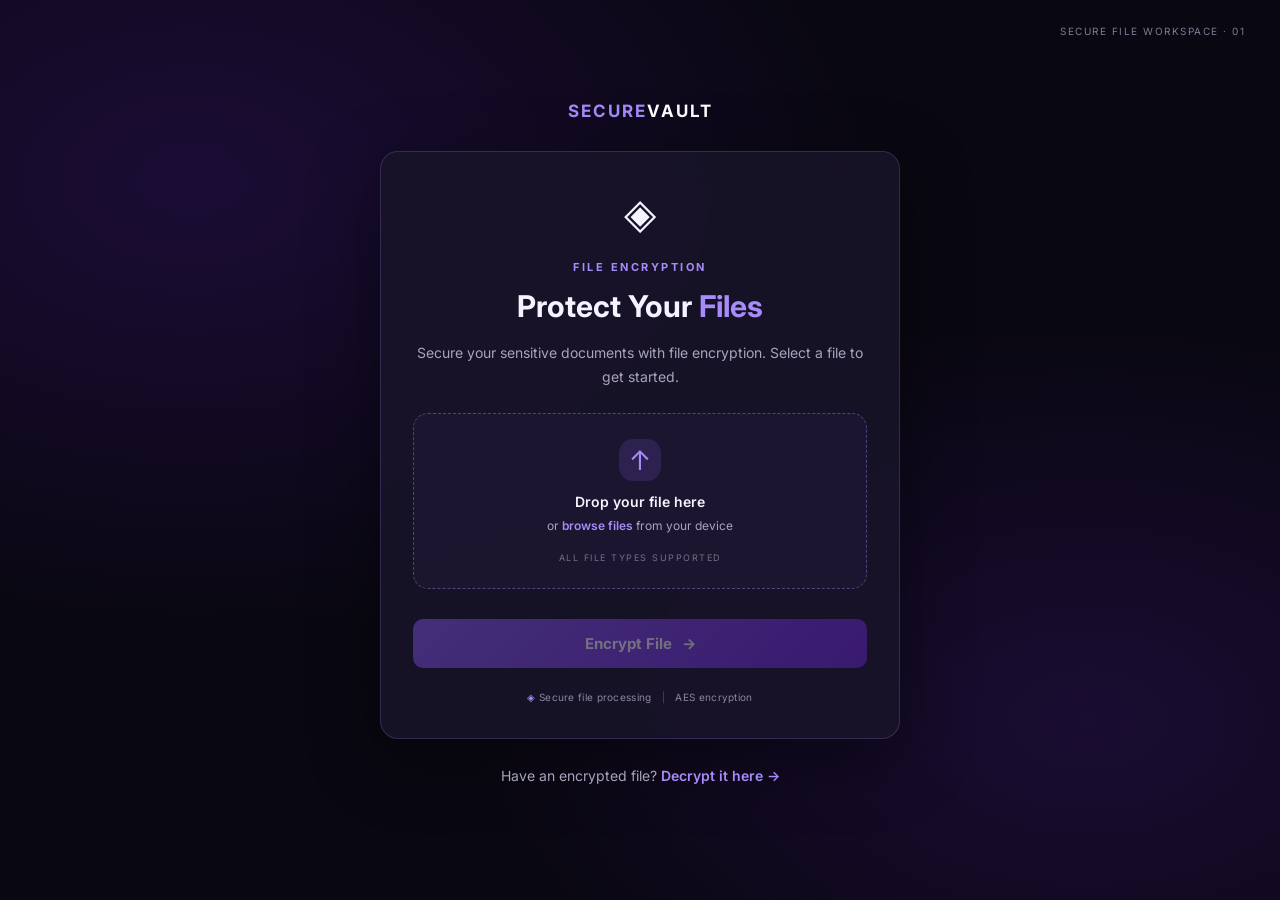
<file: templates/index.html>
<!DOCTYPE html>
<html lang="en">
<head>
    <meta charset="UTF-8">
    <meta name="viewport" content="width=device-width, initial-scale=1.0">
    <title>SecureVault | Encryption</title>
    <link rel="stylesheet" href="/static/style.css">
</head>
<body>

<div class="page-wrapper">

    <div class="brand">SECURE<span>VAULT</span></div>

    <div class="card">

        <div class="icon">◈</div>

        <div class="eyebrow">FILE ENCRYPTION</div>

        <h1 class="title">
            Protect Your <span class="highlight">Files</span>
        </h1>

        <p class="desc">
            Secure your sensitive documents with file encryption.
            Select a file to get started.
        </p>

        <form action="/encrypt" method="post"
              enctype="multipart/form-data" id="fileForm">

            <label for="fileInput" class="upload-zone" id="uploadZone">

                <div class="upload-icon">↑</div>

                <div class="upload-heading">
                    Drop your file here
                </div>

                <div class="upload-subtext">
                    or <span>browse files</span> from your device
                </div>

                <div class="upload-format">
                    ALL FILE TYPES SUPPORTED
                </div>

                <input type="file" name="file" id="fileInput" required>

            </label>

            <div class="file-preview" id="filePreview">

                <div class="file-icon" id="fileIcon">📄</div>

                <div class="file-details">
                    <div class="file-name" id="fileName"></div>
                    <div class="file-meta" id="fileMeta"></div>
                    <div class="file-status">
                        <span class="status-dot"></span>
                        File ready for encryption
                    </div>
                </div>

                <button type="button" class="remove-file"
                        id="removeFile" aria-label="Remove selected file">
                    ×
                </button>

            </div>

            <button type="submit" id="submitButton" disabled>
                Encrypt File <span>→</span>
            </button>

        </form>

        <div class="encryption-info">
            <span>◈</span> Secure file processing
            <span class="info-divider">|</span>
            <span> AES encryption</span>
        </div>

    </div>

    <div class="navigation">
        Have an encrypted file?
        <a href="/decrypt_page" class="link">Decrypt it here →</a>
    </div>

    <div class="security-note">SECURE FILE WORKSPACE · 01</div>

</div>

<script src="/static/file-preview.js"></script>

</body>
</html>
</file>
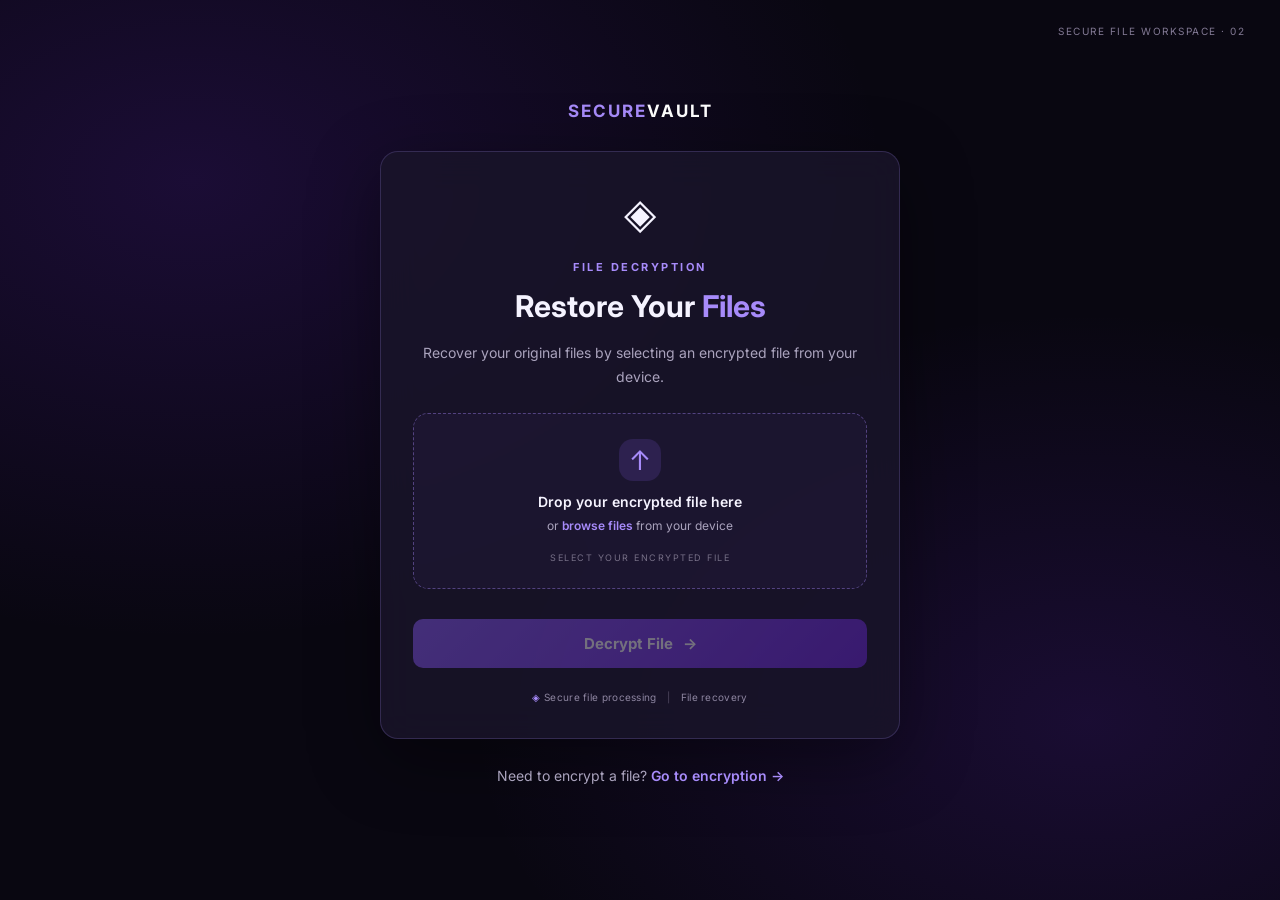
<file: templates/decrypt.html>
<!DOCTYPE html>
<html lang="en">
<head>
    <meta charset="UTF-8">
    <meta name="viewport" content="width=device-width, initial-scale=1.0">
    <title>SecureVault | Decryption</title>
    <link rel="stylesheet" href="/static/style.css">
</head>
<body>

<div class="page-wrapper">

    <div class="brand">SECURE<span>VAULT</span></div>

    <div class="card">

        <div class="icon">◈</div>

        <div class="eyebrow">FILE DECRYPTION</div>

        <h1 class="title">
            Restore Your <span class="highlight">Files</span>
        </h1>

        <p class="desc">
            Recover your original files by selecting an encrypted file
            from your device.
        </p>

        <form action="/decrypt" method="post"
              enctype="multipart/form-data" id="fileForm">

            <label for="fileInput" class="upload-zone" id="uploadZone">

                <div class="upload-icon">↑</div>

                <div class="upload-heading">
                    Drop your encrypted file here
                </div>

                <div class="upload-subtext">
                    or <span>browse files</span> from your device
                </div>

                <div class="upload-format">
                    SELECT YOUR ENCRYPTED FILE
                </div>

                <input type="file" name="file" id="fileInput" required>

            </label>

            <div class="file-preview" id="filePreview">

                <div class="file-icon" id="fileIcon">🔒</div>

                <div class="file-details">
                    <div class="file-name" id="fileName"></div>
                    <div class="file-meta" id="fileMeta"></div>
                    <div class="file-status">
                        <span class="status-dot"></span>
                        File ready for decryption
                    </div>
                </div>

                <button type="button" class="remove-file"
                        id="removeFile" aria-label="Remove selected file">
                    ×
                </button>

            </div>

            <button type="submit" id="submitButton" disabled>
                Decrypt File <span>→</span>
            </button>

        </form>

        <div class="encryption-info">
            <span>◈</span> Secure file processing
            <span class="info-divider">|</span>
            <span> File recovery</span>
        </div>

    </div>

    <div class="navigation">
        Need to encrypt a file?
        <a href="/" class="link">Go to encryption →</a>
    </div>

    <div class="security-note">SECURE FILE WORKSPACE · 02</div>

</div>

<script src="/static/file-preview.js"></script>

</body>
</html>
</file>
<file: static/style.css>
@import url('https://fonts.googleapis.com/css2?family=Inter:wght@400;500;600;700;800&display=swap');

:root {
    --bg: #090711;
    --card: rgba(25, 20, 42, 0.85);
    --purple: #a78bfa;
    --purple-bright: #8b5cf6;
    --text: #f5f3ff;
    --muted: #aaa3bd;
    --border: rgba(167, 139, 250, 0.2);
}

* {
    margin: 0;
    padding: 0;
    box-sizing: border-box;
}

body {
    font-family: 'Inter', sans-serif;
    min-height: 100vh;
    display: flex;
    align-items: center;
    justify-content: center;
    padding: 25px;
    color: var(--text);
    background:
        radial-gradient(ellipse at 15% 20%, rgba(91, 33, 182, 0.22), transparent 45%),
        radial-gradient(ellipse at 85% 80%, rgba(109, 40, 217, 0.17), transparent 40%),
        var(--bg);
}

/* Main layout */

.page-wrapper {
    width: 100%;
    max-width: 850px;
    text-align: center;
}

/* Brand */

.brand {
    font-size: 17px;
    font-weight: 700;
    letter-spacing: 2px;
    margin-bottom: 65px;
    color: var(--purple);
}

.brand span {
    color: white;
}

/* Main card */

.card {
    max-width: 520px;
    width: 100%;
    margin: auto;
    padding: 35px 32px;
    background: var(--card);
    border: 1px solid var(--border);
    border-radius: 18px;
    box-shadow: 0 20px 70px rgba(0, 0, 0, 0.4);
    backdrop-filter: blur(18px);
}

.card:hover {
    border-color: rgba(167, 139, 250, 0.45);
}

/* Headings */

.icon {
    font-size: 42px;
    margin-bottom: 22px;
}

.title {
    font-size: 30px;
    font-weight: 700;
    line-height: 1.3;
    margin-bottom: 15px;
}

.highlight {
    color: var(--purple);
}

.desc {
    font-size: 14px;
    color: var(--muted);
    line-height: 1.7;
    margin-bottom: 25px;
}

/* Upload area */

.file-container,
.file-container1 {
    margin-bottom: 25px;
}

input[type="file"] {
    width: 100%;
    padding: 16px;
    border: 1px dashed rgba(167, 139, 250, 0.5);
    border-radius: 12px;
    background: rgba(139, 92, 246, 0.07);
    color: var(--muted);
    font-family: inherit;
    font-size: 13px;
    cursor: pointer;
}

input[type="file"]:hover {
    border-color: var(--purple);
    background: rgba(139, 92, 246, 0.13);
}

input[type="file"]::file-selector-button {
    padding: 10px 15px;
    margin-right: 12px;
    border: none;
    border-radius: 8px;
    background: #30234d;
    color: white;
    font-family: inherit;
    font-weight: 600;
    cursor: pointer;
    transition: background 0.2s ease;
}

input[type="file"]::file-selector-button:hover {
    background: var(--purple-bright);
}

/* Buttons */

button {
    width: 100%;
    padding: 15px;
    border: none;
    border-radius: 10px;
    background: linear-gradient(135deg, #8b5cf6, #6d28d9);
    color: white;
    font-size: 15px;
    font-family: inherit;
    font-weight: 700;
    cursor: pointer;
    box-shadow: 0 6px 25px rgba(139, 92, 246, 0.2);
    transition: all 0.25s ease;
}

button:hover {
    transform: translateY(-3px);
    box-shadow: 0 10px 30px rgba(139, 92, 246, 0.4);
}

button:active {
    transform: translateY(0);
}

/* Navigation */

.navigation {
    margin-top: 8px;
    font-size: 14px;
    color: var(--muted);
    position: relative;
    top: -15px;
}

.link,
.link1 {
    color: var(--purple);
    text-decoration: none;
    font-weight: 600;
    transition: color 0.2s ease;
}

.link:hover,
.link1:hover {
    color: white;
    text-decoration: underline;
}

/* Security footer */

.security-note {
    position: fixed;
    top: 25px;
    right: 35px;
    margin: 0;
    font-size: 10px;
    letter-spacing: 1.5px;
    color: #827994;
}

/* Mobile responsiveness */

@media (max-width: 600px) {
    body {
        padding: 18px;
    }

    .brand {
        margin-bottom: 40px;
    }

    .card {
        padding: 38px 22px;
    }

    .title {
        font-size: 24px;
    }

    .security-note {
        top: 15px;
        right: 15px;
        font-size: 8px;
    }

    input[type="file"] {
        font-size: 11px;
    }
}


/* Professional upload interface */

.eyebrow {
    color: var(--purple);
    font-size: 11px;
    font-weight: 700;
    letter-spacing: 2.5px;
    margin-bottom: 13px;
}

.upload-zone {
    display: flex;
    flex-direction: column;
    align-items: center;
    justify-content: center;
    padding: 25px 15px;
    margin-bottom: 30px;
    border: 1.5px dashed rgba(167, 139, 250, 0.4);
    border-radius: 15px;
    background: rgba(139, 92, 246, 0.045);
    cursor: pointer;
    transition: all 0.25s ease;
}

.upload-zone:hover,
.upload-zone.drag-over {
    border-color: var(--purple);
    background: rgba(139, 92, 246, 0.12);
    transform: translateY(-2px);
}

.upload-icon {
    width: 42px;
    height: 42px;
    display: grid;
    place-items: center;
    border-radius: 14px;
    background: rgba(139, 92, 246, 0.16);
    color: var(--purple);
    font-size: 27px;
    margin-bottom: 12px;
}

.upload-heading {
    font-size: 14px;
    font-weight: 600;
    margin-bottom: 8px;
}

.upload-subtext {
    font-size: 12px;
    color: var(--muted);
}

.upload-subtext span {
    color: var(--purple);
    font-weight: 600;
}

.upload-format {
    margin-top: 19px;
    font-size: 9px;
    letter-spacing: 1.5px;
    color: #777087;
}

/* Hide the original browser file input */

.upload-zone input[type="file"] {
    display: none;
}

/* Selected file preview */

.file-preview {
    display: none;
    align-items: center;
    gap: 14px;
    text-align: left;
    padding: 16px;
    margin-top: 0px;
    margin-bottom: 25px;
    border: 1px solid var(--border);
    border-radius: 13px;
    background: rgba(139, 92, 246, 0.09);
    animation: appear 0.25s ease;
}

.file-preview.active {
    display: flex;
}

.file-icon {
    width: 48px;
    height: 48px;
    flex-shrink: 0;
    display: grid;
    place-items: center;
    border-radius: 11px;
    background: rgba(167, 139, 250, 0.13);
    font-size: 23px;
}

.file-details {
    flex: 1;
    min-width: 0;
}

.file-name {
    font-size: 13px;
    font-weight: 600;
    color: var(--text);
    overflow: hidden;
    white-space: nowrap;
    text-overflow: ellipsis;
    margin-bottom: 6px;
}

.file-meta {
    color: var(--muted);
    font-size: 11px;
    margin-bottom: 8px;
}

.file-status {
    display: flex;
    align-items: center;
    gap: 6px;
    color: #a78bfa;
    font-size: 10px;
}

.status-dot {
    width: 7px;
    height: 7px;
    background: #a78bfa;
    border-radius: 50%;
    box-shadow: 0 0 8px rgba(167, 139, 250, 0.7);
}

.remove-file {
    width: 29px;
    height: 29px;
    flex-shrink: 0;
    padding: 0;
    background: rgba(255, 255, 255, 0.06);
    color: #b9afca;
    font-size: 20px;
    box-shadow: none;
    border-radius: 7px;
}

.remove-file:hover {
    background: rgba(239, 68, 68, 0.2);
    color: #fca5a5;
    transform: none;
    box-shadow: none;
}

/* Submit button state */

button:disabled {
    opacity: 0.4;
    cursor: not-allowed;
    transform: none;
    box-shadow: none;
}

button:disabled:hover {
    transform: none;
    box-shadow: none;
}

button span {
    margin-left: 6px;
}

/* Small security information */

.encryption-info {
    margin-top: 23px;
    color: #8e86a1;
    font-size: 10px;
    letter-spacing: 0.3px;
}

.encryption-info > span:first-child {
    color: var(--purple);
}

.info-divider {
    margin: 0 7px;
    color: #514960;
}

@keyframes appear {
    from {
        opacity: 0;
        transform: translateY(8px);
    }
    to {
        opacity: 1;
        transform: translateY(0);
    }
}

@media (max-width: 600px) {
    .upload-zone {
        padding: 28px 10px;
    }

    .file-preview {
        gap: 9px;
        padding: 12px;
    }

    .file-icon {
        width: 40px;
        height: 40px;
    }
}

.card {
    transform: translateY(-35px);
}

#submitButton {
    margin-top: 0;
}
</file>
